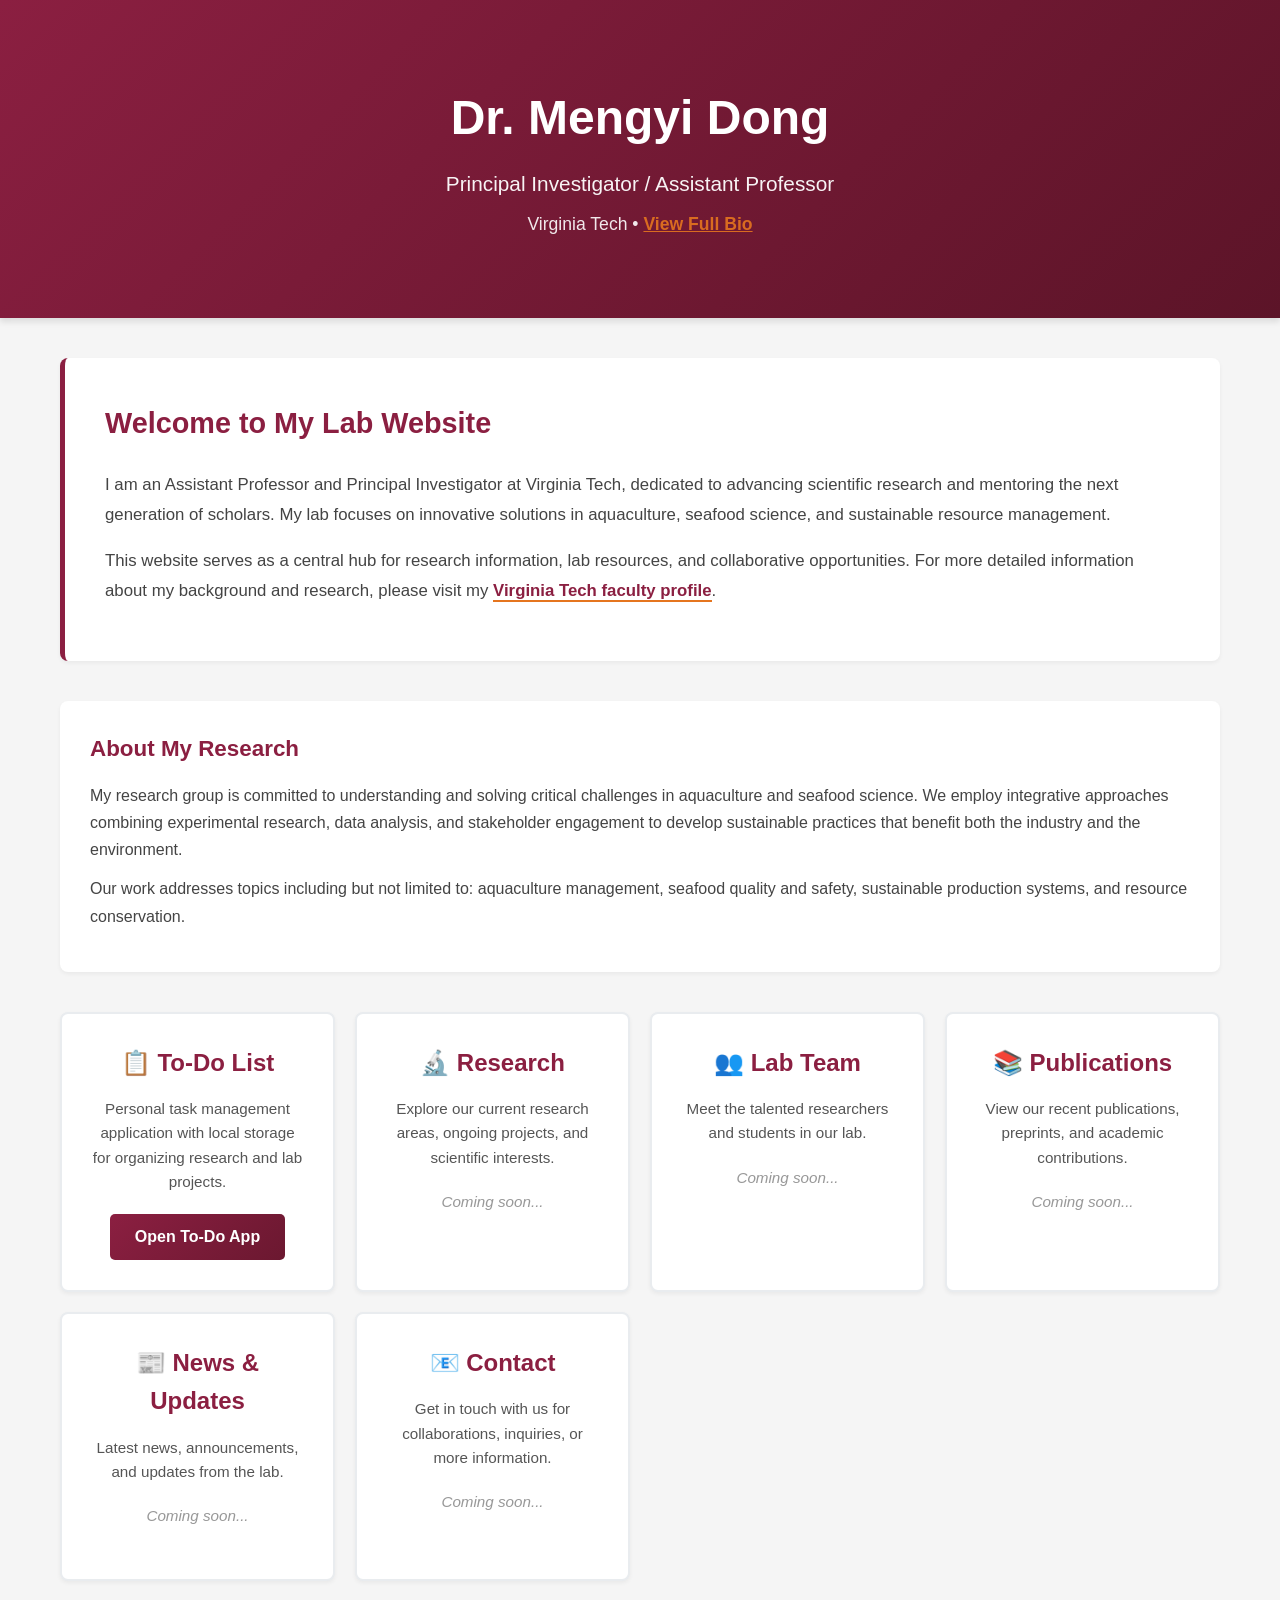
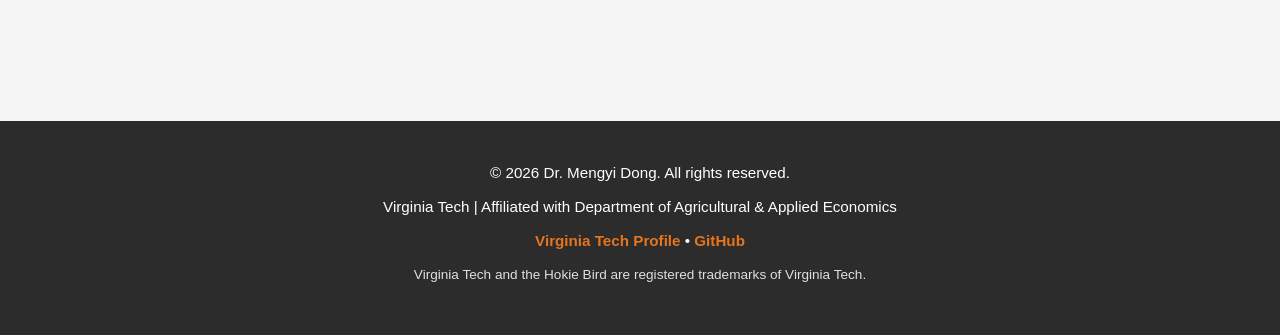
<file: index.html>
<!DOCTYPE html>
<html lang="en">
<head>
    <meta charset="UTF-8">
    <meta name="viewport" content="width=device-width, initial-scale=1.0">
    <title>Dr. Mengyi Dong - Lab Website</title>
    <style>
        * {
            margin: 0;
            padding: 0;
            box-sizing: border-box;
        }

        body {
            font-family: 'Segoe UI', Tahoma, Geneva, Verdana, sans-serif;
            line-height: 1.6;
            color: #333;
            background-color: #f5f5f5;
        }

        header {
            background: linear-gradient(135deg, #8B1F41 0%, #5C1428 100%);
            color: white;
            padding: 80px 20px;
            text-align: center;
            box-shadow: 0 4px 6px rgba(0, 0, 0, 0.1);
        }

        header h1 {
            font-size: 3em;
            margin-bottom: 10px;
            font-weight: 700;
        }

        .subtitle {
            font-size: 1.3em;
            opacity: 0.95;
            margin-bottom: 5px;
        }

        .vt-affiliation {
            font-size: 1.1em;
            opacity: 0.9;
            margin-top: 10px;
        }

        .vt-affiliation a {
            color: #E5751F;
            text-decoration: underline;
            transition: opacity 0.3s ease;
            font-weight: 600;
        }

        .vt-affiliation a:hover {
            opacity: 0.8;
        }

        .container {
            max-width: 1200px;
            margin: 0 auto;
            padding: 40px 20px;
        }

        .intro {
            background: white;
            padding: 40px;
            border-radius: 8px;
            margin-bottom: 40px;
            line-height: 1.8;
            box-shadow: 0 2px 4px rgba(0, 0, 0, 0.05);
            border-left: 5px solid #8B1F41;
        }

        .intro h2 {
            color: #8B1F41;
            margin-bottom: 20px;
            font-size: 1.8em;
            font-weight: 700;
        }

        .intro p {
            margin-bottom: 15px;
            font-size: 1.05em;
            color: #444;
        }

        .intro a {
            color: #8B1F41;
            font-weight: 600;
            text-decoration: none;
            border-bottom: 2px solid #E5751F;
            transition: all 0.3s ease;
        }

        .intro a:hover {
            color: #E5751F;
            border-bottom-color: #8B1F41;
        }

        .bio-section {
            background: white;
            padding: 30px;
            border-radius: 8px;
            margin-bottom: 30px;
            box-shadow: 0 2px 4px rgba(0, 0, 0, 0.05);
        }

        .bio-section h3 {
            color: #8B1F41;
            margin-bottom: 15px;
            font-size: 1.4em;
            font-weight: 600;
        }

        .bio-section p {
            color: #444;
            margin-bottom: 12px;
            line-height: 1.7;
        }

        .links {
            display: grid;
            grid-template-columns: repeat(auto-fit, minmax(250px, 1fr));
            gap: 20px;
            margin: 40px 0;
        }

        .link-card {
            background: white;
            border: 2px solid #e9ecef;
            border-radius: 8px;
            padding: 30px;
            text-align: center;
            transition: all 0.3s ease;
            text-decoration: none;
            color: inherit;
            box-shadow: 0 2px 4px rgba(0, 0, 0, 0.05);
        }

        .link-card:hover {
            transform: translateY(-5px);
            box-shadow: 0 8px 12px rgba(139, 31, 65, 0.15);
            border-color: #8B1F41;
        }

        .link-card h3 {
            color: #8B1F41;
            margin-bottom: 15px;
            font-size: 1.5em;
            font-weight: 600;
        }

        .link-card p {
            color: #555;
            margin-bottom: 20px;
            font-size: 0.95em;
        }

        .link-card a {
            display: inline-block;
            background: linear-gradient(135deg, #8B1F41 0%, #6B1830 100%);
            color: white;
            padding: 10px 25px;
            border-radius: 5px;
            text-decoration: none;
            font-weight: 600;
            transition: all 0.3s ease;
        }

        .link-card a:hover {
            transform: scale(1.05);
            box-shadow: 0 4px 8px rgba(139, 31, 65, 0.3);
        }

        footer {
            text-align: center;
            padding: 40px 20px;
            background: #2c2c2c;
            color: white;
            margin-top: 60px;
        }

        footer p {
            margin-bottom: 10px;
            font-size: 0.95em;
        }

        footer a {
            color: #E5751F;
            text-decoration: none;
            transition: opacity 0.3s ease;
            font-weight: 600;
        }

        footer a:hover {
            opacity: 0.8;
            text-decoration: underline;
        }

        .coming-soon {
            opacity: 0.6;
            font-style: italic;
            font-size: 0.9em;
        }

        .vt-logo-info {
            font-size: 0.85em;
            margin-top: 10px;
            opacity: 0.85;
        }

        @media (max-width: 768px) {
            header h1 {
                font-size: 2em;
            }

            .subtitle {
                font-size: 1.1em;
            }

            .links {
                grid-template-columns: 1fr;
            }
        }
    </style>
</head>
<body>
    <header>
        <h1>Dr. Mengyi Dong</h1>
        <p class="subtitle">Principal Investigator / Assistant Professor</p>
        <p class="vt-affiliation">
            Virginia Tech • 
            <a href="https://www.arec.vaes.vt.edu/arec/virginia-seafood/people/dong-bio.html" target="_blank">View Full Bio</a>
        </p>
    </header>

    <div class="container">
        <div class="intro">
            <h2>Welcome to My Lab Website</h2>
            <p>
                I am an Assistant Professor and Principal Investigator at Virginia Tech, dedicated to advancing 
                scientific research and mentoring the next generation of scholars. My lab focuses on innovative solutions 
                in aquaculture, seafood science, and sustainable resource management.
            </p>
            <p>
                This website serves as a central hub for research information, lab resources, and collaborative opportunities. 
                For more detailed information about my background and research, please visit my 
                <a href="https://www.arec.vaes.vt.edu/arec/virginia-seafood/people/dong-bio.html" target="_blank">Virginia Tech faculty profile</a>.
            </p>
        </div>

        <div class="bio-section">
            <h3>About My Research</h3>
            <p>
                My research group is committed to understanding and solving critical challenges in aquaculture and seafood science. 
                We employ integrative approaches combining experimental research, data analysis, and stakeholder engagement to develop 
                sustainable practices that benefit both the industry and the environment.
            </p>
            <p>
                Our work addresses topics including but not limited to: aquaculture management, seafood quality and safety, 
                sustainable production systems, and resource conservation.
            </p>
        </div>

        <div class="links">
            <div class="link-card">
                <h3>📋 To-Do List</h3>
                <p>Personal task management application with local storage for organizing research and lab projects.</p>
                <a href="/todo/">Open To-Do App</a>
            </div>

            <div class="link-card">
                <h3>🔬 Research</h3>
                <p>Explore our current research areas, ongoing projects, and scientific interests.</p>
                <p class="coming-soon">Coming soon...</p>
            </div>

            <div class="link-card">
                <h3>👥 Lab Team</h3>
                <p>Meet the talented researchers and students in our lab.</p>
                <p class="coming-soon">Coming soon...</p>
            </div>

            <div class="link-card">
                <h3>📚 Publications</h3>
                <p>View our recent publications, preprints, and academic contributions.</p>
                <p class="coming-soon">Coming soon...</p>
            </div>

            <div class="link-card">
                <h3>📰 News & Updates</h3>
                <p>Latest news, announcements, and updates from the lab.</p>
                <p class="coming-soon">Coming soon...</p>
            </div>

            <div class="link-card">
                <h3>📧 Contact</h3>
                <p>Get in touch with us for collaborations, inquiries, or more information.</p>
                <p class="coming-soon">Coming soon...</p>
            </div>
        </div>
    </div>

    <footer>
        <p>&copy; 2026 Dr. Mengyi Dong. All rights reserved.</p>
        <p>Virginia Tech | Affiliated with Department of Agricultural & Applied Economics</p>
        <p>
            <a href="https://www.arec.vaes.vt.edu/arec/virginia-seafood/people/dong-bio.html">Virginia Tech Profile</a> • 
            <a href="https://github.com/mengyidong">GitHub</a>
        </p>
        <p class="vt-logo-info">Virginia Tech and the Hokie Bird are registered trademarks of Virginia Tech.</p>
    </footer>
</body>
</html>
</file>
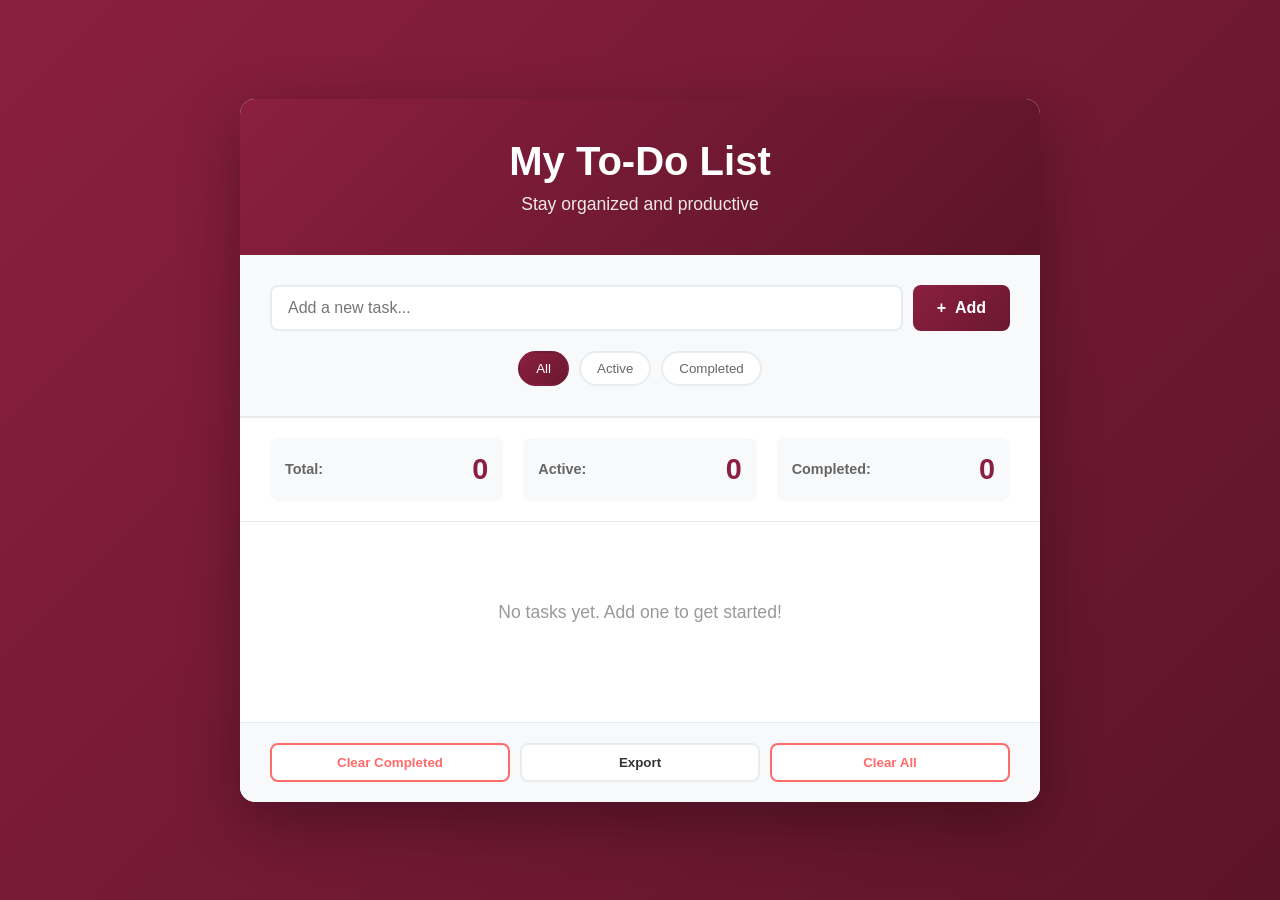
<file: todo/index.html>
<!DOCTYPE html>
<html lang="en">
<head>
    <meta charset="UTF-8">
    <meta name="viewport" content="width=device-width, initial-scale=1.0">
    <title>To-Do List Application</title>
    <link rel="stylesheet" href="styles.css">
</head>
<body>
    <div class="container">
        <div class="todo-wrapper">
            <header class="header">
                <h1>My To-Do List</h1>
                <p class="subtitle">Stay organized and productive</p>
            </header>

            <!-- Input Section -->
            <div class="input-section">
                <div class="input-group">
                    <input 
                        type="text" 
                        id="todoInput" 
                        class="todo-input" 
                        placeholder="Add a new task..."
                        autocomplete="off"
                    >
                    <button id="addBtn" class="add-btn">
                        <span>+</span> Add
                    </button>
                </div>
                <div class="filter-buttons">
                    <button class="filter-btn active" data-filter="all">All</button>
                    <button class="filter-btn" data-filter="active">Active</button>
                    <button class="filter-btn" data-filter="completed">Completed</button>
                </div>
            </div>

            <!-- Stats Section -->
            <div class="stats">
                <div class="stat-item">
                    <span class="stat-label">Total:</span>
                    <span class="stat-value" id="totalCount">0</span>
                </div>
                <div class="stat-item">
                    <span class="stat-label">Active:</span>
                    <span class="stat-value" id="activeCount">0</span>
                </div>
                <div class="stat-item">
                    <span class="stat-label">Completed:</span>
                    <span class="stat-value" id="completedCount">0</span>
                </div>
            </div>

            <!-- To-Do List Section -->
            <div class="todo-list-section">
                <ul id="todoList" class="todo-list">
                    <!-- Tasks will be added here dynamically -->
                </ul>
                <div id="emptyState" class="empty-state">
                    <p>No tasks yet. Add one to get started!</p>
                </div>
            </div>

            <!-- Actions Section -->
            <div class="actions">
                <button id="clearCompletedBtn" class="action-btn danger-btn">
                    Clear Completed
                </button>
                <button id="exportBtn" class="action-btn">
                    Export
                </button>
                <button id="clearAllBtn" class="action-btn danger-btn">
                    Clear All
                </button>
            </div>
        </div>
    </div>

    <script src="script.js"></script>
</body>
</html>
</file>
<file: todo/styles.css>
* {
    margin: 0;
    padding: 0;
    box-sizing: border-box;
}

body {
    font-family: 'Segoe UI', Tahoma, Geneva, Verdana, sans-serif;
    background: linear-gradient(135deg, #8B1F41 0%, #5C1428 100%);
    min-height: 100vh;
    display: flex;
    align-items: center;
    justify-content: center;
    padding: 20px;
}

.container {
    width: 100%;
    max-width: 800px;
}

.todo-wrapper {
    background: white;
    border-radius: 15px;
    box-shadow: 0 20px 60px rgba(0, 0, 0, 0.3);
    overflow: hidden;
    animation: slideUp 0.5s ease-out;
}

@keyframes slideUp {
    from {
        opacity: 0;
        transform: translateY(30px);
    }
    to {
        opacity: 1;
        transform: translateY(0);
    }
}

/* Header */
.header {
    background: linear-gradient(135deg, #8B1F41 0%, #5C1428 100%);
    color: white;
    padding: 40px 30px;
    text-align: center;
}

.header h1 {
    font-size: 2.5em;
    margin-bottom: 10px;
    font-weight: 700;
}

.subtitle {
    font-size: 1.1em;
    opacity: 0.9;
    font-weight: 300;
}

/* Input Section */
.input-section {
    padding: 30px;
    background: #f8f9fa;
    border-bottom: 2px solid #e9ecef;
}

.input-group {
    display: flex;
    gap: 10px;
    margin-bottom: 20px;
}

.todo-input {
    flex: 1;
    padding: 12px 16px;
    border: 2px solid #e9ecef;
    border-radius: 8px;
    font-size: 1em;
    transition: all 0.3s ease;
}

.todo-input:focus {
    outline: none;
    border-color: #8B1F41;
    box-shadow: 0 0 0 3px rgba(139, 31, 65, 0.1);
}

.add-btn {
    padding: 12px 24px;
    background: linear-gradient(135deg, #8B1F41 0%, #6B1830 100%);
    color: white;
    border: none;
    border-radius: 8px;
    font-weight: 600;
    cursor: pointer;
    transition: all 0.3s ease;
    font-size: 1em;
}

.add-btn:hover {
    transform: translateY(-2px);
    box-shadow: 0 10px 20px rgba(139, 31, 65, 0.3);
}

.add-btn:active {
    transform: translateY(0);
}

.add-btn span {
    font-weight: bold;
    margin-right: 5px;
}

/* Filter Buttons */
.filter-buttons {
    display: flex;
    gap: 10px;
    justify-content: center;
    flex-wrap: wrap;
}

.filter-btn {
    padding: 8px 16px;
    border: 2px solid #e9ecef;
    background: white;
    border-radius: 20px;
    cursor: pointer;
    transition: all 0.3s ease;
    font-weight: 500;
    color: #666;
}

.filter-btn:hover {
    border-color: #8B1F41;
    color: #8B1F41;
}

.filter-btn.active {
    background: linear-gradient(135deg, #8B1F41 0%, #6B1830 100%);
    color: white;
    border-color: transparent;
}

/* Stats Section */
.stats {
    display: grid;
    grid-template-columns: repeat(auto-fit, minmax(120px, 1fr));
    gap: 20px;
    padding: 20px 30px;
    background: white;
    border-bottom: 1px solid #e9ecef;
}

.stat-item {
    display: flex;
    justify-content: space-between;
    align-items: center;
    padding: 15px;
    background: #f8f9fa;
    border-radius: 8px;
    text-align: center;
}

.stat-label {
    font-weight: 600;
    color: #666;
    font-size: 0.9em;
}

.stat-value {
    font-size: 1.8em;
    font-weight: 700;
    color: #8B1F41;
    margin-left: 10px;
}

/* To-Do List Section */
.todo-list-section {
    padding: 20px 30px;
    min-height: 200px;
}

.todo-list {
    list-style: none;
}

.todo-item {
    display: flex;
    align-items: center;
    padding: 15px;
    background: #f8f9fa;
    border-radius: 8px;
    margin-bottom: 10px;
    transition: all 0.3s ease;
    animation: fadeIn 0.3s ease-out;
}

@keyframes fadeIn {
    from {
        opacity: 0;
        transform: translateY(-10px);
    }
    to {
        opacity: 1;
        transform: translateY(0);
    }
}

.todo-item:hover {
    background: #e9ecef;
    transform: translateX(5px);
}

.todo-item.completed .todo-text {
    text-decoration: line-through;
    color: #999;
}

.todo-checkbox {
    width: 24px;
    height: 24px;
    margin-right: 15px;
    cursor: pointer;
    accent-color: #8B1F41;
}

.todo-content {
    flex: 1;
    display: flex;
    align-items: center;
    gap: 10px;
}

.todo-text {
    flex: 1;
    font-size: 1em;
    color: #333;
    word-break: break-word;
    cursor: pointer;
    padding: 5px;
    border-radius: 4px;
    transition: all 0.2s ease;
}

.todo-text:hover {
    background: rgba(139, 31, 65, 0.1);
}

.todo-text.editing {
    background: white;
    border: 2px solid #8B1F41;
    padding: 5px 8px;
}

.todo-input-edit {
    flex: 1;
    padding: 8px 12px;
    border: 2px solid #8B1F41;
    border-radius: 4px;
    font-size: 1em;
    font-family: inherit;
}

.todo-input-edit:focus {
    outline: none;
    box-shadow: 0 0 0 3px rgba(139, 31, 65, 0.2);
}

.priority-badge {
    padding: 4px 8px;
    border-radius: 4px;
    font-size: 0.75em;
    font-weight: 600;
    white-space: nowrap;
}

.priority-low {
    background: #d4edda;
    color: #155724;
}

.priority-medium {
    background: #fff3cd;
    color: #856404;
}

.priority-high {
    background: #f8d7da;
    color: #721c24;
}

.todo-actions {
    display: flex;
    gap: 8px;
    margin-left: 10px;
}

.delete-btn {
    width: 32px;
    height: 32px;
    background: #ff6b6b;
    color: white;
    border: none;
    border-radius: 6px;
    cursor: pointer;
    font-weight: bold;
    transition: all 0.3s ease;
    display: flex;
    align-items: center;
    justify-content: center;
}

.delete-btn:hover {
    background: #ee5a52;
    transform: scale(1.1);
}

/* Empty State */
.empty-state {
    text-align: center;
    padding: 60px 20px;
    color: #999;
    font-size: 1.1em;
}

/* Actions Section */
.actions {
    display: flex;
    gap: 10px;
    padding: 20px 30px;
    background: #f8f9fa;
    border-top: 1px solid #e9ecef;
    flex-wrap: wrap;
    justify-content: center;
}

.action-btn {
    padding: 10px 20px;
    border: 2px solid #e9ecef;
    background: white;
    border-radius: 8px;
    cursor: pointer;
    transition: all 0.3s ease;
    font-weight: 600;
    color: #333;
    flex: 1;
    min-width: 120px;
}

.action-btn:hover {
    border-color: #8B1F41;
    color: #8B1F41;
}

.danger-btn {
    color: #ff6b6b;
    border-color: #ff6b6b;
}

.danger-btn:hover {
    background: #ffe0e0;
    color: #ee5a52;
}

/* Responsive Design */
@media (max-width: 600px) {
    .header h1 {
        font-size: 2em;
    }

    .input-group {
        flex-direction: column;
    }

    .add-btn {
        width: 100%;
    }

    .stats {
        grid-template-columns: 1fr;
    }

    .actions {
        flex-direction: column;
    }

    .action-btn {
        width: 100%;
    }

    .todo-item {
        flex-wrap: wrap;
    }

    .todo-actions {
        width: 100%;
        justify-content: flex-start;
        margin-left: 0;
        margin-top: 10px;
    }
}

/* Scrollbar Styling */
::-webkit-scrollbar {
    width: 8px;
}

::-webkit-scrollbar-track {
    background: #f1f1f1;
    border-radius: 10px;
}

::-webkit-scrollbar-thumb {
    background: #8B1F41;
    border-radius: 10px;
}

::-webkit-scrollbar-thumb:hover {
    background: #6B1830;
}
</file>
